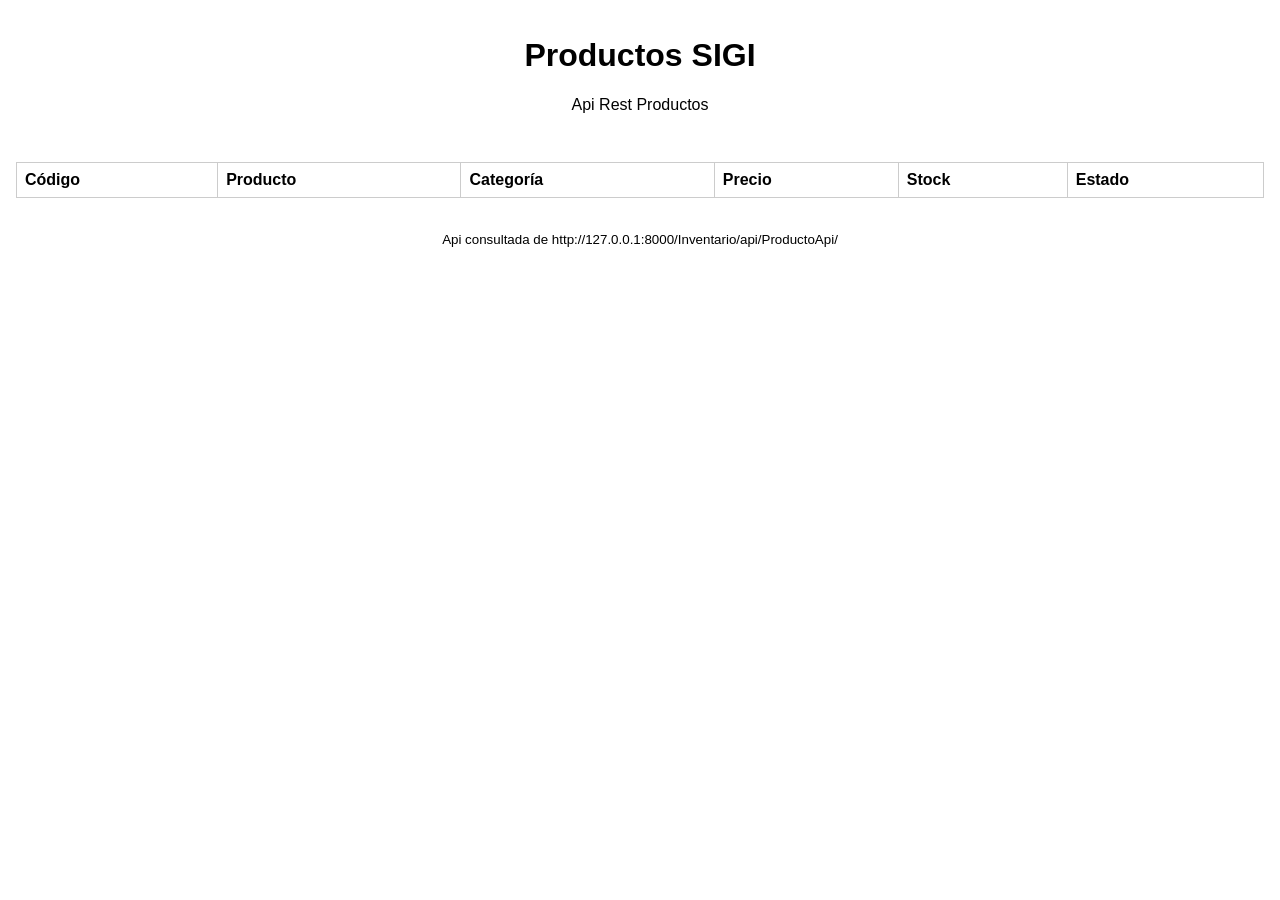
<file: Api-Fetch/index.html>
<!DOCTYPE html>
<html lang="es">
<head>
    <meta charset="UTF-8">
    <meta name="viewport" content="width=device-width, initial-scale=1.0">
    <title>Productos SIGI</title>
    <link rel="stylesheet" href="styles.css">
</head>
<body>

    <header>
        <h1>Productos SIGI</h1>
        <p>Api Rest Productos</p>
    </header>

    <main>

        <table id="tabla">
            <thead>
                <tr>
                    <th>Código</th>
                    <th>Producto</th>
                    <th>Categoría</th>
                    <th>Precio</th>
                    <th>Stock</th>
                    <th>Estado</th>
                </tr>
            </thead>
            <tbody id="cuerpo"></tbody>
        </table>
    </main>

    <footer>
        <small>Api consultada de http://127.0.0.1:8000/Inventario/api/ProductoApi/</small>
    </footer>

    <script src="app.js"></script>
</body>
</html>
</file>
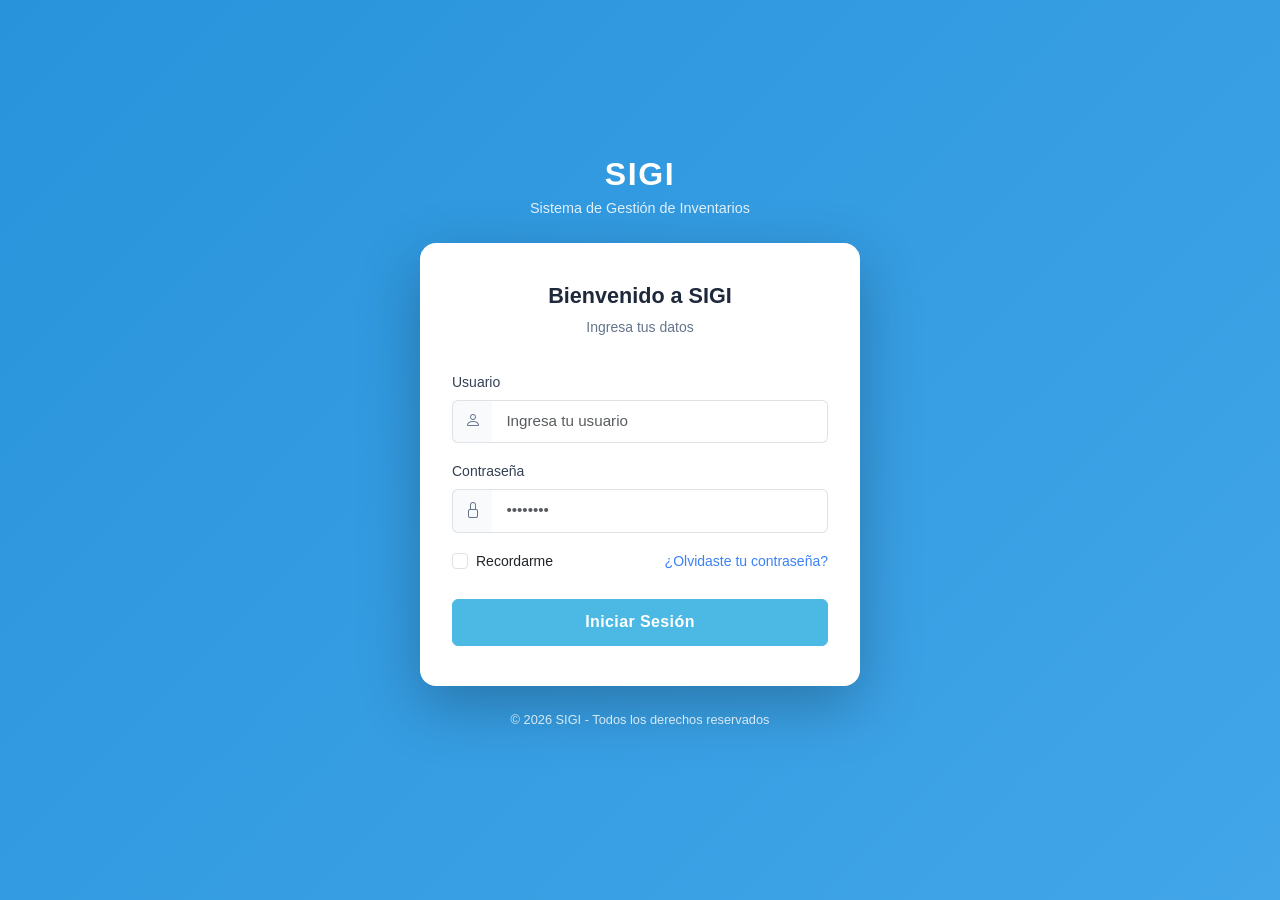
<file: templates/home.html>
<!DOCTYPE html>
<html lang="es">
<head>
    <meta charset="UTF-8">
    <meta name="viewport" content="width=device-width, initial-scale=1.0">
    <title>SIGI - Iniciar Sesión</title>
    <link href="https://cdn.jsdelivr.net/npm/bootstrap@5.3.8/dist/css/bootstrap.min.css" rel="stylesheet" integrity="sha384-sRIl4kxILFvY47J16cr9ZwB07vP4J8+LH7qKQnuqkuIAvNWLzeN8tE5YBujZqJLB" crossorigin="anonymous">
    <link href="https://cdn.jsdelivr.net/npm/bootstrap-icons@1.11.3/font/bootstrap-icons.css" rel="stylesheet">
    <style>
        :root {
            --sigi-blue: #4cb9e4;
            --sigi-blue-light: #3b82f6;
            --sigi-blue-lighter: #60a5fa;
        }
        * { box-sizing: border-box; }
        body {
            margin: 0;
            min-height: 100vh;
            background: linear-gradient(135deg, #2893db 0%, #42a6e9 100%);
            display: flex;
            align-items: center;
            justify-content: center;
            font-family: -apple-system, BlinkMacSystemFont, "Segoe UI", Roboto, sans-serif;
            padding: 1.5rem;
        }
        .login-wrapper {
            width: 100%;
            max-width: 440px;
        }
        .brand {
            text-align: center;
            color: #ffffff;
            margin-bottom: 1.5rem;
        }
        .brand .logo {
            width: 72px;
            height: 72px;
            background: rgba(255, 255, 255, 0.15);
            backdrop-filter: blur(10px);
            border-radius: 1rem;
            display: inline-flex;
            align-items: center;
            justify-content: center;
            font-size: 2rem;
            margin-bottom: 0.75rem;
            border: 1px solid rgba(255, 255, 255, 0.25);
        }
        .brand h1 {
            font-size: 2rem;
            font-weight: 700;
            margin: 0;
            letter-spacing: 0.05em;
        }
        .brand p {
            margin: 0.25rem 0 0;
            font-size: 0.9rem;
            opacity: 0.85;
        }
        .login-card {
            background: #ffffff;
            border-radius: 1rem;
            padding: 2.5rem 2rem;
            box-shadow: 0 20px 60px rgba(0, 0, 0, 0.25);
        }
        .login-card h2 {
            text-align: center;
            font-size: 1.35rem;
            font-weight: 600;
            color: #1e293b;
            margin: 0 0 0.5rem;
        }
        .login-card .subtitle {
            text-align: center;
            color: #64748b;
            font-size: 0.875rem;
            margin: 0 0 2rem;
        }
        .form-label {
            font-weight: 500;
            color: #334155;
            font-size: 0.875rem;
            margin-bottom: 0.4rem;
        }
        .input-group-text {
            background: #f8fafc;
            border-right: none;
            color: #64748b;
        }
        .form-control {
            border-left: none;
            padding: 0.6rem 0.9rem;
            font-size: 0.95rem;
        }
        .form-control:focus {
            border-color: var(--sigi-blue-light);
            box-shadow: 0 0 0 0.2rem rgba(59, 130, 246, 0.15);
        }
        .input-group:focus-within .input-group-text {
            border-color: var(--sigi-blue-light);
            color: var(--sigi-blue-light);
        }
        .input-group:focus-within .form-control {
            border-color: var(--sigi-blue-light);
        }
        .btn-primary {
            background-color: var(--sigi-blue);
            border-color: var(--sigi-blue);
            padding: 0.65rem;
            font-weight: 600;
            letter-spacing: 0.025em;
            transition: all 0.2s;
        }
        .btn-primary:hover {
            background-color: var(--sigi-blue-light);
            border-color: var(--sigi-blue-light);
            transform: translateY(-1px);
            box-shadow: 0 6px 20px rgba(30, 58, 138, 0.3);
        }
        .form-check-input:checked {
            background-color: var(--sigi-blue);
            border-color: var(--sigi-blue);
        }
        .form-check-input:focus {
            border-color: var(--sigi-blue-light);
            box-shadow: 0 0 0 0.2rem rgba(59, 130, 246, 0.15);
        }
        a { color: var(--sigi-blue-light); }
        a:hover { color: var(--sigi-blue); }
        .footer-text {
            text-align: center;
            color: rgba(255, 255, 255, 0.8);
            font-size: 0.8rem;
            margin-top: 1.5rem;
        }
    </style>
</head>
<body>
    <div class="login-wrapper">
        <div class="brand">
            <h1>SIGI</h1>
            <p>Sistema de Gestión de Inventarios</p>
        </div>

        <div class="login-card">
            <h2>Bienvenido a SIGI</h2>
            <p class="subtitle">Ingresa tus datos</p>

            <form method="get" action="{% url 'usuarios:crear_empresa' %}">
                <div class="mb-3">
                    <label for="username" class="form-label">Usuario</label>
                    <div class="input-group">
                        <span class="input-group-text"><i class="bi bi-person"></i></span>
                        <input type="text" class="form-control" id="username" name="username" placeholder="Ingresa tu usuario" required>
                    </div>
                </div>

                <div class="mb-3">
                    <label for="password" class="form-label">Contraseña</label>
                    <div class="input-group">
                        <span class="input-group-text"><i class="bi bi-lock"></i></span>
                        <input type="password" class="form-control" id="password" name="password" placeholder="••••••••" required>
                    </div>
                </div>

                <div class="d-flex justify-content-between align-items-center mb-4">
                    <div class="form-check">
                        <input class="form-check-input" type="checkbox" id="remember">
                        <label class="form-check-label small" for="remember">Recordarme</label>
                    </div>
                    <a href="#" class="small text-decoration-none">¿Olvidaste tu contraseña?</a>
                </div>

                <button type="submit" class="btn btn-primary w-100">
                    Iniciar Sesión
                </button>
            </form>
        </div>

        <p class="footer-text">&copy; 2026 SIGI - Todos los derechos reservados</p>
    </div>

    <script src="https://cdn.jsdelivr.net/npm/bootstrap@5.3.8/dist/js/bootstrap.bundle.min.js" integrity="sha384-FKyoEForCGlyvwx9Hj09JcYn3nv7wiPVlz7YYwJrWVcXK/BmnVDxM+D2scQbITxI" crossorigin="anonymous"></script>
</body>
</html>
</file>
<file: Api-Fetch/styles.css>
* {
    box-sizing: border-box;
}

body {
    margin: 0;
    font-family: Arial, sans-serif;
}

header {
    padding: 1rem;
    text-align: center;
}

main {
    padding: 1rem;
}

footer {
    padding: 1rem;
    text-align: center;
}

table {
    width: 100%;
    border-collapse: collapse;
}

th,
td {
    padding: 0.5rem;
    border: 1px solid #ccc;
    text-align: left;
}
</file>
